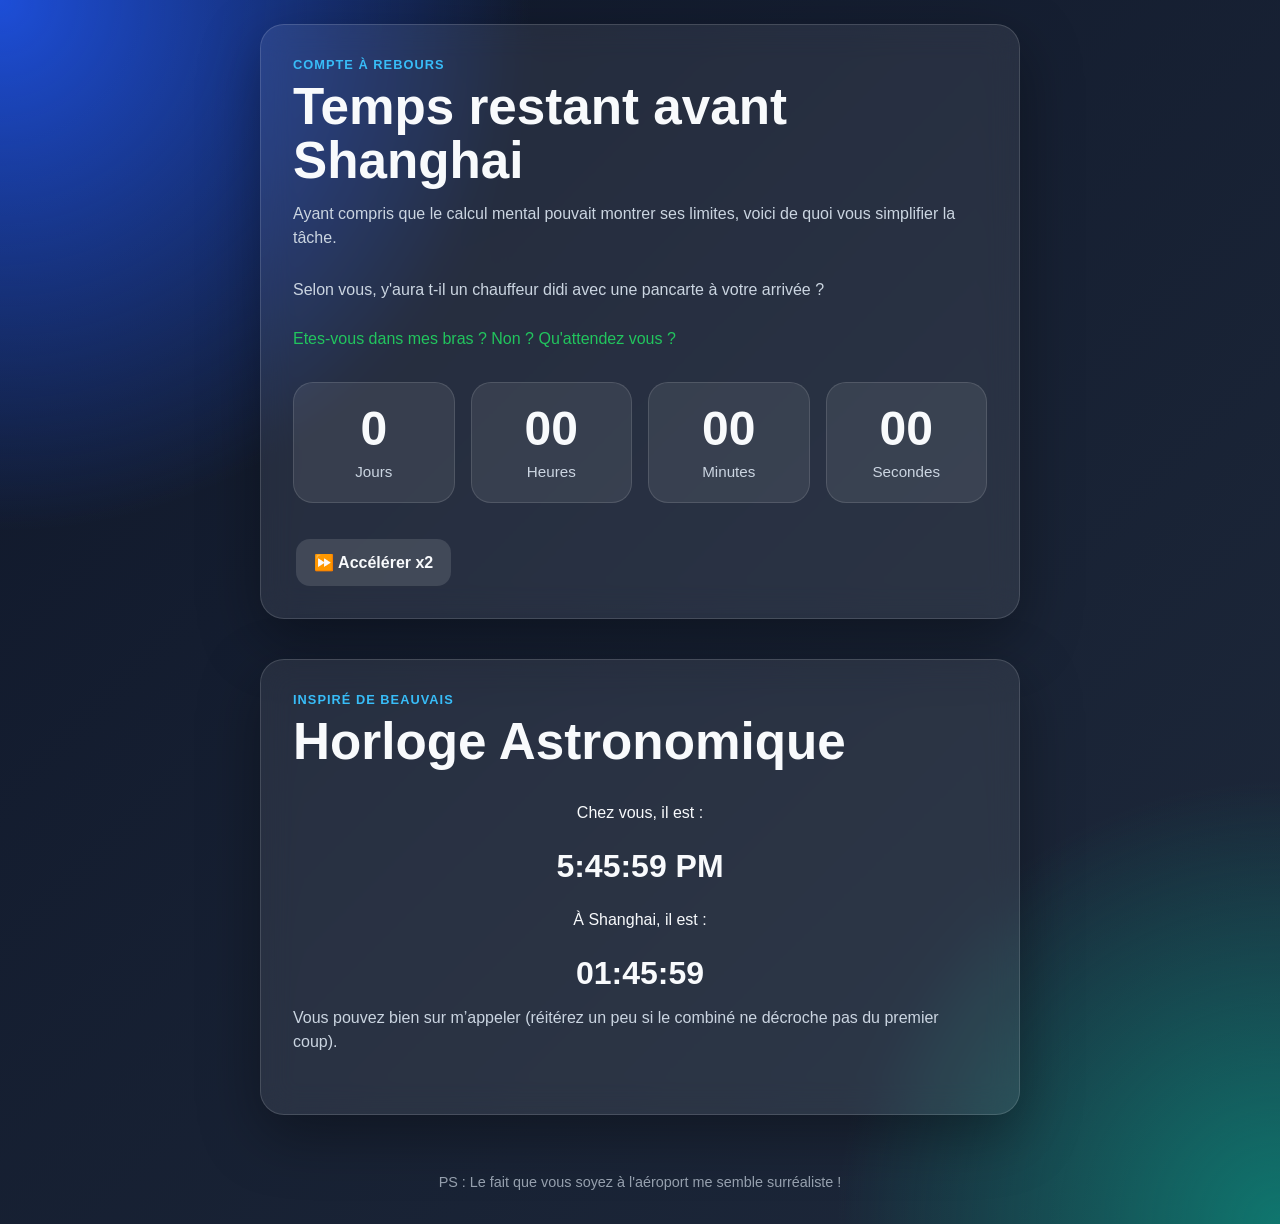
<file: index.html>
<!DOCTYPE html>
<html lang="fr">
<head>
    <meta charset="UTF-8" />
    <meta name="viewport" content="width=device-width, initial-scale=1.0" />
    <title>Compte à rebours</title>
    <link rel="stylesheet" href="style.css" />
    <link rel="icon" type="image/png" sizes="32x32" href="favicon.png">
    <link rel="icon" type="image/png" sizes="192x192" href="favicon.png">
    <link rel="apple-touch-icon" href="favicon.png">
</head>

<body>
    <main class="page">
        <section class="card">
            <p class="eyebrow">Compte à rebours</p>
            <h1>Temps restant avant Shanghai</h1>
            <p class="subtitle">
            Ayant compris que le calcul mental pouvait montrer ses limites, voici de quoi vous simplifier la tâche. 
            </p>

            <p class="subtitle">
            Selon vous, y'aura t-il un chauffeur didi avec une pancarte à votre arrivée ?
            </p>

            <div id="message" class="message"></div>

            <section class="countdown" id="countdown">
                <div class="time-box">
                    <span id="days">0</span>
                    <small>Jours</small>
                </div>
                <div class="time-box">
                    <span id="hours">0</span>
                    <small>Heures</small>
                </div>
                <div class="time-box">
                    <span id="minutes">0</span>
                    <small>Minutes</small>
                </div>
                <div class="time-box">
                    <span id="seconds">0</span>
                    <small>Secondes</small>
                </div>

                <div class="actions">
                    <button id="speed-btn" class="secondary">⏩ Accélérer x2</button>
                </div>
            </section>
        </section>

        <section class="card">
            <p class="eyebrow">Inspiré de Beauvais</p>
            <h1>Horloge Astronomique</h1>

            <div class="time-display">
                <p>Chez vous, il est :</p>
                <h2 id="local-time">--:--:--</h2>

                <p>À Shanghai, il est :</p>
                <h2 id="shanghai-time">--:--:--</h2>
            </div>

            <p id="conclusion" class="subtitle"></p>
        </section>


    </main>
    <footer class="footer">
        <p>PS : Le fait que vous soyez à l'aéroport me semble surréaliste !</p>
    </footer>

  <script src="script.js"></script>
</body>
</html>
</file>
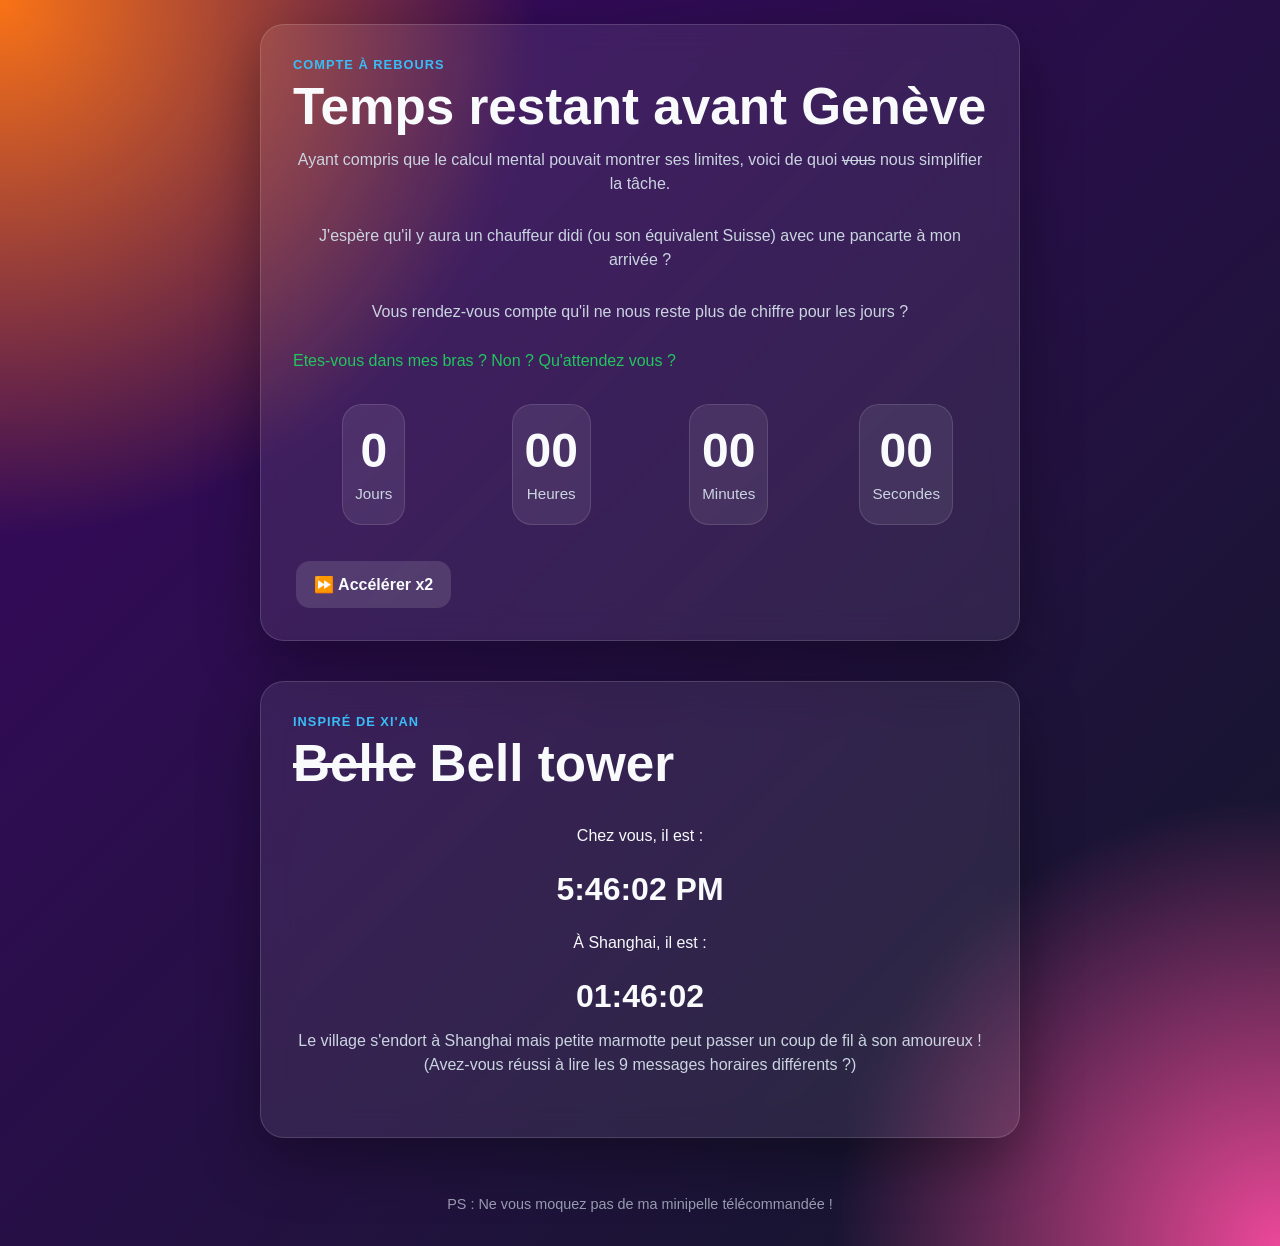
<file: V2/index.html>
<!DOCTYPE html>
<html lang="fr">
<head>
    <meta charset="UTF-8" />
    <meta name="viewport" content="width=device-width, initial-scale=1.0" />
    <title>Compte à rebours 2.0</title>
    <link rel="stylesheet" href="style-v2.css" />
    <link rel="icon" type="image/png" sizes="32x32" href="favicon.png">
    <link rel="icon" type="image/png" sizes="192x192" href="favicon.png">
    <link rel="apple-touch-icon" href="favicon.png">
</head>

<body>
    <main class="page">
        <section class="card">
            <p class="eyebrow">Compte à rebours</p>
            <h1>Temps restant avant Genève</h1>
            <p class="subtitle">
            Ayant compris que le calcul mental pouvait montrer ses limites, voici de quoi <s>vous</s> nous simplifier la tâche. 
            </p>

            <p class="subtitle">
            J'espère qu'il y aura un chauffeur didi (ou son équivalent Suisse) avec une pancarte à mon arrivée ?
            </p>

            <p class="subtitle" id="ride">
            Vous rendez-vous compte qu'il ne nous reste plus de chiffre pour les jours ?
            </p>

            <div id="message" class="message"></div>

            <section class="countdown" id="countdown">
                <div class="time-box">
                    <span id="days">0</span>
                    <small>Jours</small>
                </div>
                <div class="time-box">
                    <span id="hours">0</span>
                    <small>Heures</small>
                </div>
                <div class="time-box">
                    <span id="minutes">0</span>
                    <small>Minutes</small>
                </div>
                <div class="time-box">
                    <span id="seconds">0</span>
                    <small>Secondes</small>
                </div>

                <div class="actions">
                    <button id="speed-btn" class="secondary">⏩ Accélérer x2</button>
                </div>
            </section>
        </section>

        <section class="card">
            <p class="eyebrow">Inspiré de Xi'an</p>
            <h1><s>Belle</s> Bell tower</h1>

            <div class="time-display">
                <p>Chez vous, il est :</p>
                <h2 id="local-time">--:--:--</h2>

                <p>À Shanghai, il est :</p>
                <h2 id="shanghai-time">--:--:--</h2>
            </div>

            <p id="conclusion" class="subtitle"></p>
        </section>


    </main>
    <footer class="footer">
        <p>PS : Ne vous moquez pas de ma minipelle télécommandée !</p>
    </footer>

  
  <script src="script-v2.js"></script>
</body>
</html>
</file>
<file: style.css>
* {
  box-sizing: border-box;
}

:root {
  --bg-1: #0f172a;
  --bg-2: #1e293b;
  --card: rgba(255, 255, 255, 0.08);
  --card-border: rgba(255, 255, 255, 0.14);
  --text: #f8fafc;
  --muted: #cbd5e1;
  --accent: #38bdf8;
  --accent-2: #22c55e;
  --danger: #f87171;
  --shadow: 0 20px 60px rgba(0, 0, 0, 0.35);
  --radius: 24px;
}

html,
body {
  margin: 0;
  min-height: 100%;
  font-family: Inter, Arial, sans-serif;
  color: var(--text);
  background:
    radial-gradient(circle at top left, #1d4ed8 0%, transparent 30%),
    radial-gradient(circle at bottom right, #0f766e 0%, transparent 25%),
    linear-gradient(135deg, var(--bg-1), var(--bg-2));
}

body {
  min-height: 100vh;
}

.page {
  min-height: 100vh;
  display: grid;
  place-items: center;
  padding: 24px;
}

.card {
  width: min(100%, 760px);
  background: var(--card);
  border: 1px solid var(--card-border);
  backdrop-filter: blur(16px);
  border-radius: var(--radius);
  box-shadow: var(--shadow);
  padding: 32px;
}

.eyebrow {
  margin: 0 0 8px;
  color: var(--accent);
  font-weight: 700;
  text-transform: uppercase;
  letter-spacing: 0.08em;
  font-size: 0.8rem;
}

h1 {
  margin: 0;
  font-size: clamp(2rem, 4vw, 3.2rem);
  line-height: 1.05;
}

.subtitle {
  margin: 14px 0 28px;
  color: var(--muted);
  font-size: 1rem;
  line-height: 1.5;
  max-width: 100%;
}

.form-block {
  display: grid;
  gap: 10px;
}

label {
  font-weight: 600;
}

input {
  width: 100%;
  border: 1px solid rgba(255, 255, 255, 0.18);
  background: rgba(255, 255, 255, 0.08);
  color: var(--text);
  border-radius: 14px;
  padding: 14px 16px;
  font-size: 1rem;
  outline: none;
}

input:focus {
  border-color: var(--accent);
  box-shadow: 0 0 0 4px rgba(56, 189, 248, 0.15);
}

.actions {
  display: flex;
  gap: 12px;
  margin-top: 18px;
  flex-wrap: wrap;
}

button {
  border: none;
  border-radius: 14px;
  padding: 14px 18px;
  font-size: 1rem;
  font-weight: 700;
  cursor: pointer;
  transition: transform 0.15s ease, opacity 0.15s ease;
  background: var(--accent);
  color: #082f49;
}

button:hover {
  transform: translateY(-1px);
  opacity: 0.96;
}

button.secondary {
  background: rgba(255, 255, 255, 0.12);
  color: var(--text);
}

.message {
  min-height: 24px;
  margin-top: 16px;
  color: var(--muted);
  font-weight: 500;
}

.countdown {
  margin-top: 28px;
  display: grid;
  grid-template-columns: repeat(4, 1fr);
  gap: 16px;
}

.time-box {
  background: rgba(255, 255, 255, 0.08);
  border: 1px solid rgba(255, 255, 255, 0.12);
  border-radius: 20px;
  padding: 22px 12px;
  text-align: center;
}

.time-box span {
  display: block;
  font-size: clamp(1.8rem, 5vw, 3rem);
  font-weight: 800;
  line-height: 1;
}

.time-box small {
  display: block;
  margin-top: 10px;
  color: var(--muted);
  font-size: 0.95rem;
}

.message.error {
  color: var(--danger);
}

.message.success {
  color: var(--accent-2);
}

@media (max-width: 640px) {
  .card {
    padding: 22px;
    border-radius: 20px;
  }

  .countdown {
    grid-template-columns: repeat(2, 1fr);
  }

  button {
    width: 100%;
  }

  .actions {
    flex-direction: column;
  }
}

.card + .card {
  margin-top: 40px;
}

.time-display {
  margin-top: 20px;
  display: grid;
  gap: 10px;
  text-align: center;
}

.time-display h2 {
  margin: 0;
  font-size: 2rem;
  font-weight: 800;
}

.footer {
  text-align: center;
  padding: 20px;
  font-size: 0.9rem;
  color: var(--muted);
  opacity: 0.7;
}

.actions {
  display: flex;
  justify-content: center;
  margin-top: 20px;
}


.v2-button {
  text-decoration: none;
  color: inherit;
}

.v2-button:visited {
  color: inherit;
}
</file>
<file: V2/style-v2.css>
* {
  box-sizing: border-box;
}

:root {
  --bg-1: #0f172a;
  --bg-2: #1e293b;
  --card: rgba(255, 255, 255, 0.08);
  --card-border: rgba(255, 255, 255, 0.14);
  --text: #f8fafc;
  --muted: #cbd5e1;
  --accent: #38bdf8;
  --accent-2: #22c55e;
  --danger: #f87171;
  --shadow: 0 20px 60px rgba(0, 0, 0, 0.35);
  --radius: 24px;
}

html,
body {
  margin: 0;
  min-height: 100%;
  font-family: Inter, Arial, sans-serif;
  color: var(--text);
  background:
    radial-gradient(circle at top left, #f97316 0%, transparent 30%),
    radial-gradient(circle at bottom right, #ec4899 0%, transparent 25%),
    linear-gradient(135deg, #3b0764, #111827);
}

body {
  min-height: 100vh;
}

.page {
  min-height: 100vh;
  display: grid;
  place-items: center;
  padding: 24px;
}

.card {
  width: min(100%, 760px);
  background: var(--card);
  border: 1px solid var(--card-border);
  backdrop-filter: blur(16px);
  border-radius: var(--radius);
  box-shadow: var(--shadow);
  padding: 32px;
}

.eyebrow {
  margin: 0 0 8px;
  color: var(--accent);
  font-weight: 700;
  text-transform: uppercase;
  letter-spacing: 0.08em;
  font-size: 0.8rem;
}

h1 {
  margin: 0;
  font-size: clamp(2rem, 4vw, 3.2rem);
  line-height: 1.05;
}

.subtitle {
  margin: 14px 0 28px;
  color: var(--muted);
  font-size: 1rem;
  line-height: 1.5;
  max-width: 100%;
  margin-left: auto;
  margin-right: auto;
  text-align: center;
}

.form-block {
  display: grid;
  gap: 10px;
}

label {
  font-weight: 600;
}

input {
  width: 100%;
  border: 1px solid rgba(255, 255, 255, 0.18);
  background: rgba(255, 255, 255, 0.08);
  color: var(--text);
  border-radius: 14px;
  padding: 14px 16px;
  font-size: 1rem;
  outline: none;
}

input:focus {
  border-color: var(--accent);
  box-shadow: 0 0 0 4px rgba(56, 189, 248, 0.15);
}

.actions {
  display: flex;
  gap: 12px;
  margin-top: 18px;
  flex-wrap: wrap;
}

button {
  border: none;
  border-radius: 14px;
  padding: 14px 18px;
  font-size: 1rem;
  font-weight: 700;
  cursor: pointer;
  transition: transform 0.15s ease, opacity 0.15s ease;
  background: var(--accent);
  color: #082f49;
}

button:hover {
  transform: translateY(-1px);
  opacity: 0.96;
}

button.secondary {
  background: rgba(255, 255, 255, 0.12);
  color: var(--text);
}

.message {
  min-height: 24px;
  margin-top: 16px;
  color: var(--muted);
  font-weight: 500;
}

.countdown {
  margin-top: 28px;
  display: grid;
  grid-template-columns: repeat(4, 1fr);
  gap: 16px;
  justify-items: center;
}

.time-box {
  background: rgba(255, 255, 255, 0.08);
  border: 1px solid rgba(255, 255, 255, 0.12);
  border-radius: 20px;
  padding: 22px 12px;
  text-align: center;
}

.time-box span {
  display: block;
  font-size: clamp(1.8rem, 5vw, 3rem);
  font-weight: 800;
  line-height: 1;
}

.time-box small {
  display: block;
  margin-top: 10px;
  color: var(--muted);
  font-size: 0.95rem;
}

.message.error {
  color: var(--danger);
}

.message.success {
  color: var(--accent-2);
}

@media (max-width: 640px) {
  .card {
    padding: 22px;
    border-radius: 20px;
    text-align: center;
  }

  .countdown {
    grid-template-columns: repeat(2, 1fr);
  }

  button {
    width: 100%;
  }

  .actions {
    flex-direction: column;
  }
}

.card + .card {
  margin-top: 40px;
}

.time-display {
  margin-top: 20px;
  display: grid;
  gap: 10px;
  text-align: center;
}

.time-display h2 {
  margin: 0;
  font-size: 2rem;
  font-weight: 800;
}

.footer {
  text-align: center;
  padding: 20px;
  font-size: 0.9rem;
  color: var(--muted);
  opacity: 0.7;
}

.actions {
  display: flex;
  justify-content: center;
  margin-top: 20px;
}
</file>
